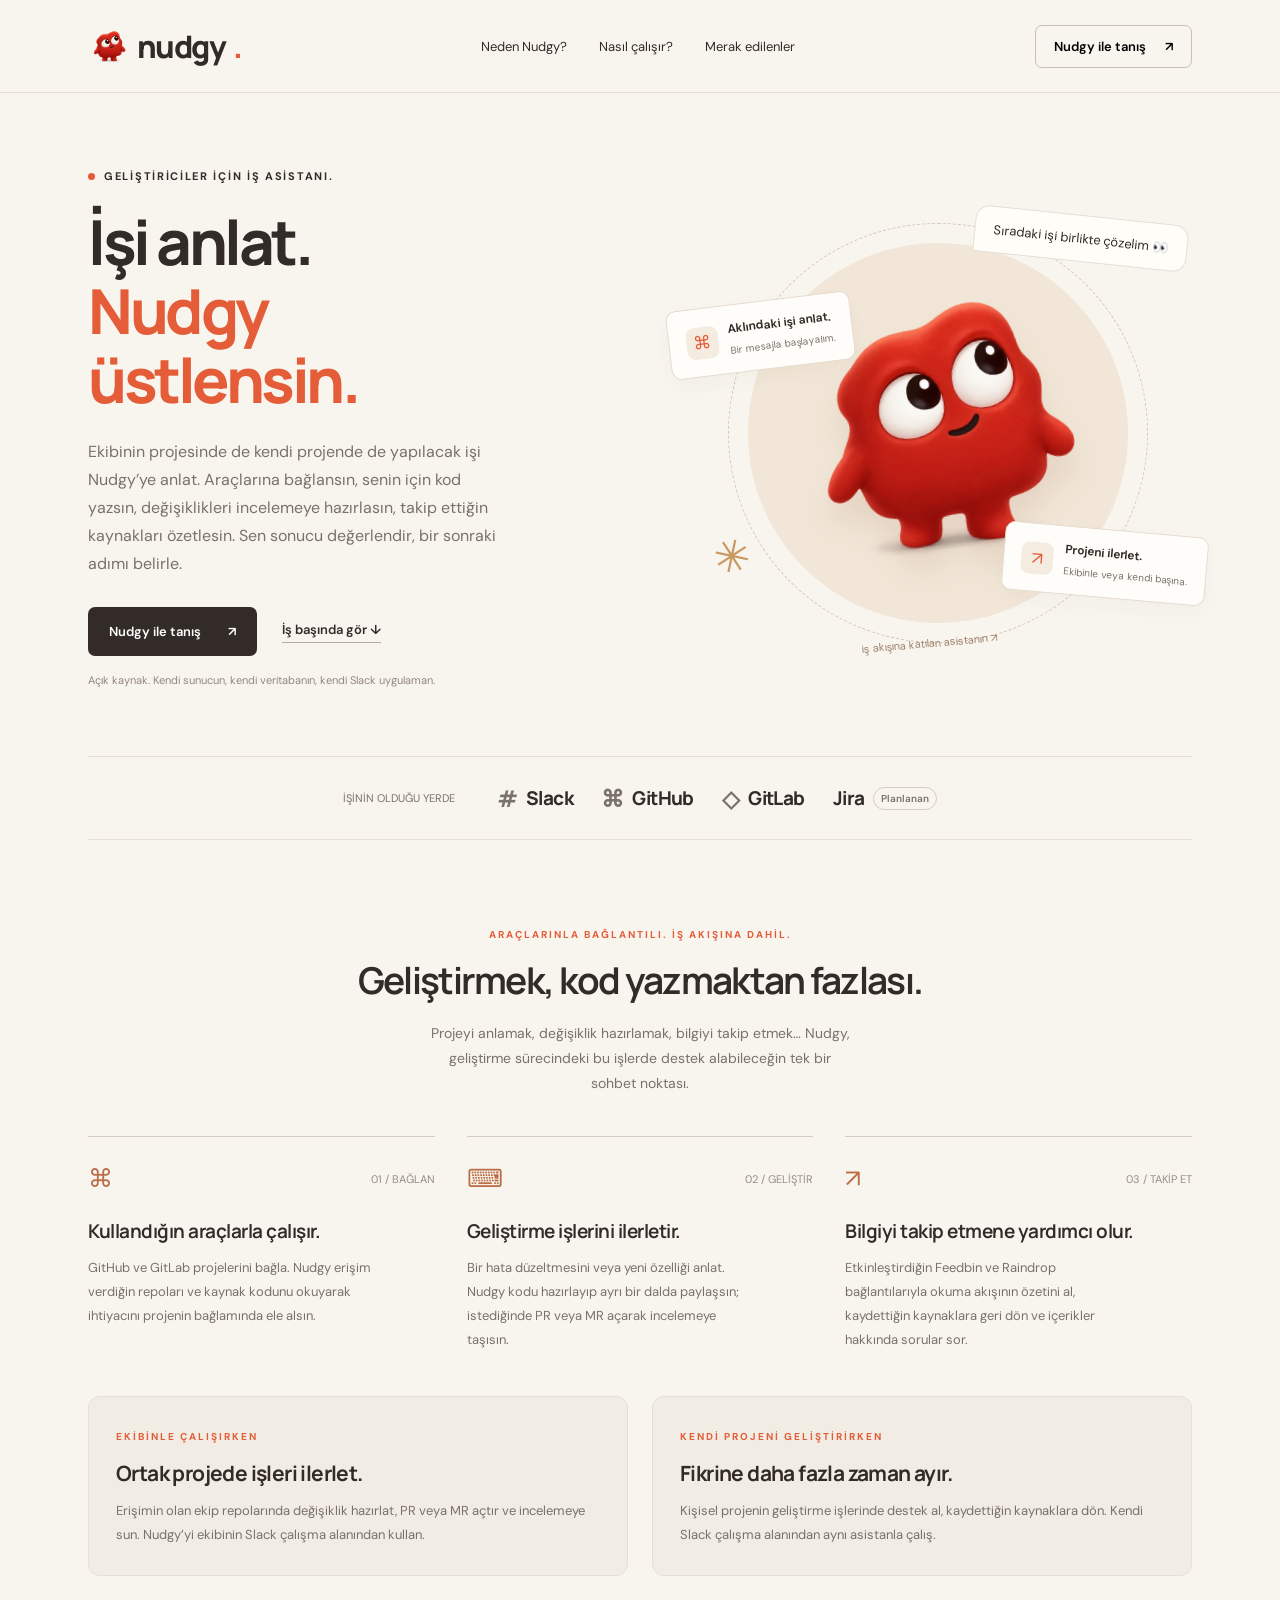
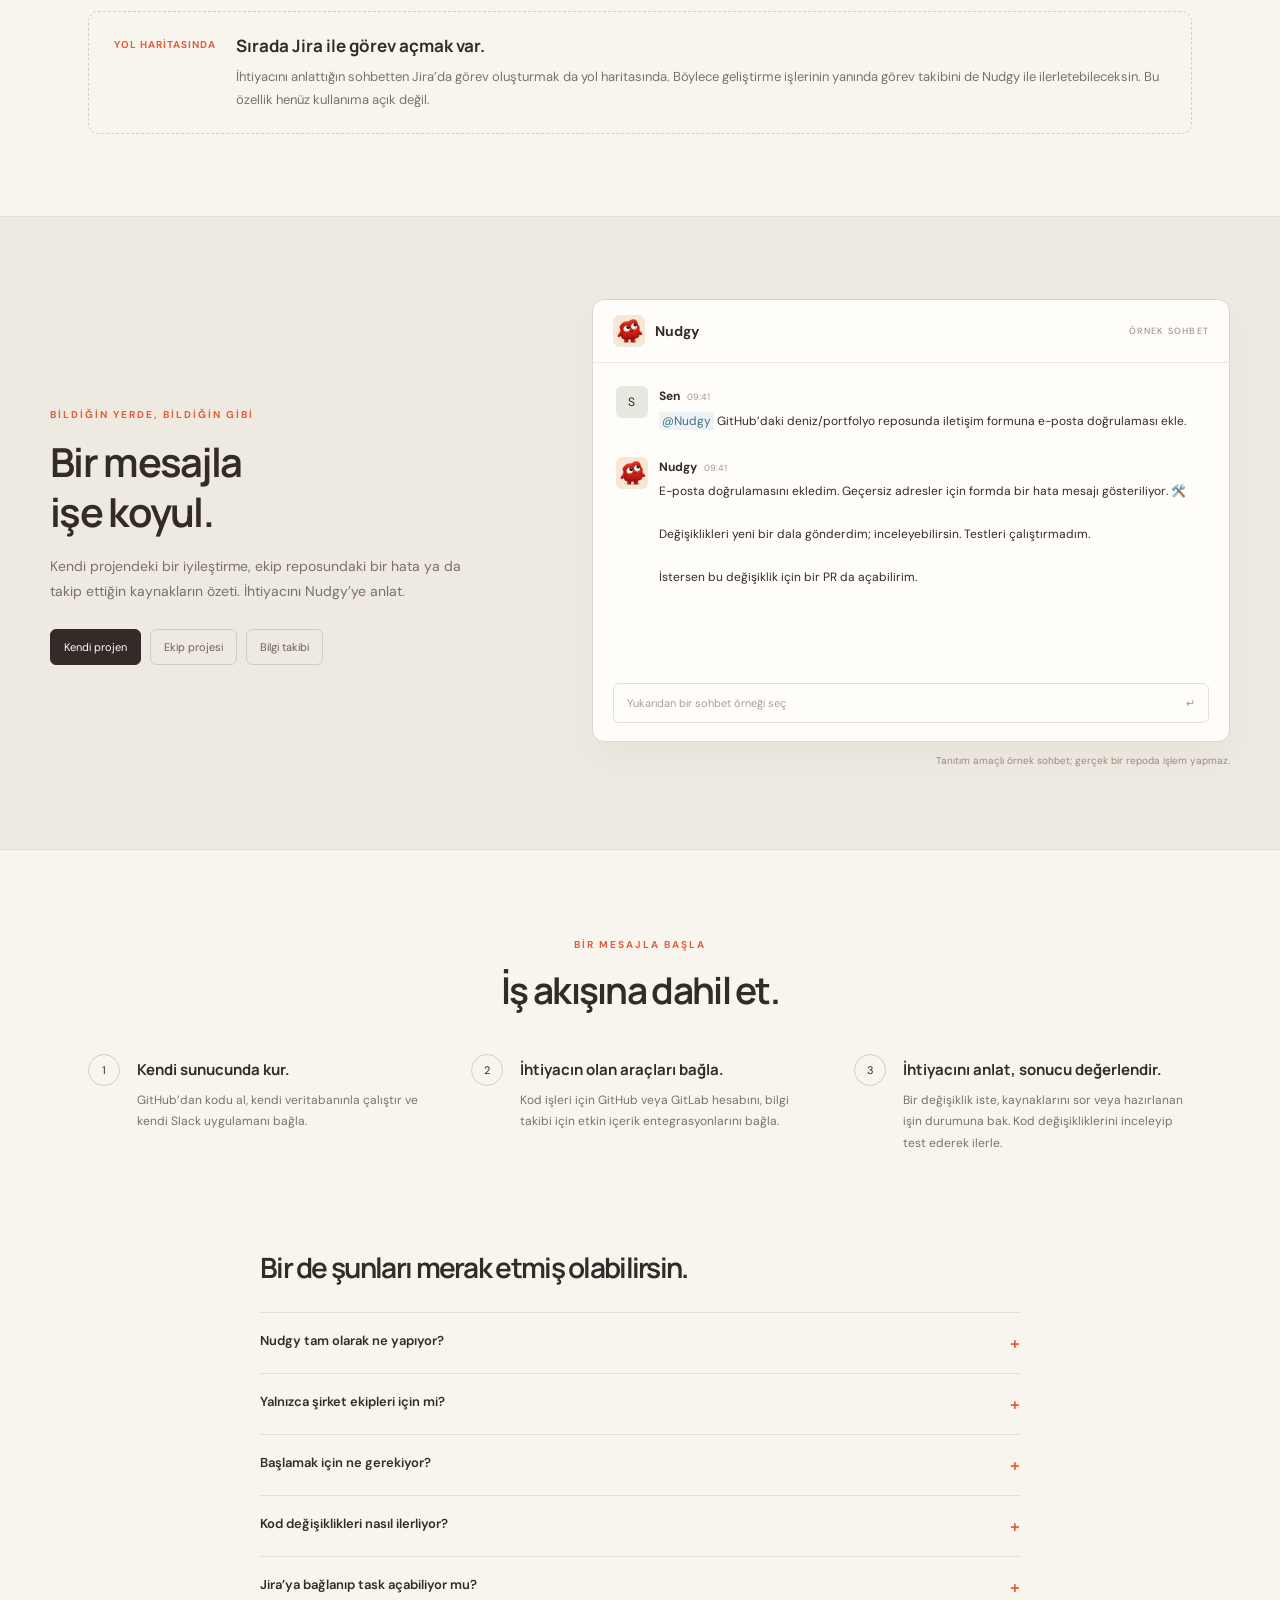
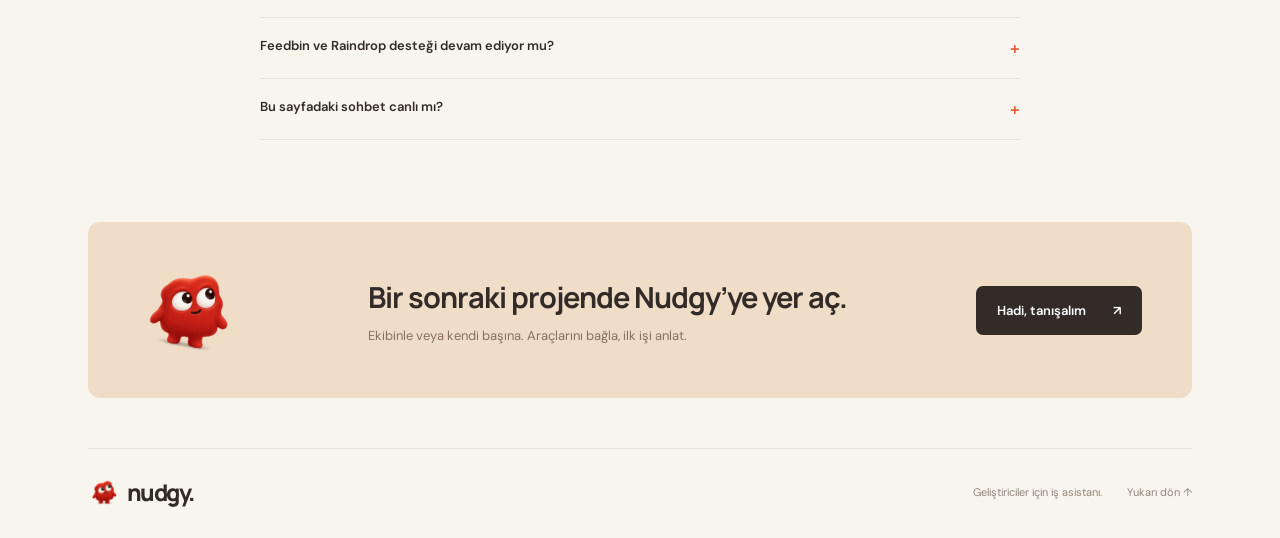
<file: railway/nudgy-tanitim/public/index.html>
<!doctype html>
<html lang="tr">
<head>
<meta charset="UTF-8"><meta name="viewport" content="width=device-width, initial-scale=1">
<meta name="theme-color" content="#f8f5ef"><meta name="description" content="İşi anlat. Nudgy üstlensin. Ekip ve kişisel projelerin için araçlarına bağlanan, kod yazan, değişiklik hazırlayan ve kaynaklarını özetleyen geliştirici asistanı."><title>Nudgy — İşi anlat. Nudgy üstlensin.</title>
<link rel="icon" href="nudgy.webp" type="image/webp">
<style>
@import url('https://fonts.googleapis.com/css2?family=DM+Sans:wght@400;450;500;550;600;650;700&family=Manrope:wght@400;500;600;650;700;750;800&display=swap');
:root{--paper:#f8f5ef;--ink:#332b28;--muted:#7b716a;--orange:#e45c38;--line:#e5dfd6;--peach:#f4e5d5}*{box-sizing:border-box}html{scroll-behavior:smooth;scroll-padding-top:90px}body{margin:0;color:var(--ink);background:var(--paper);font-family:'DM Sans',sans-serif;font-size:16px}a{color:inherit;text-decoration:none}button{font:inherit;cursor:pointer}button,a{-webkit-tap-highlight-color:transparent}a:focus-visible,button:focus-visible,summary:focus-visible{outline:3px solid var(--orange);outline-offset:5px}.wrap{max-width:1180px;margin:auto;padding:0 38px}header{border-bottom:1px solid var(--line)}nav{height:92px;display:flex;align-items:center;justify-content:space-between}.logo{font-family:Manrope,sans-serif;font-weight:800;font-size:31px;letter-spacing:-1.6px;display:flex;align-items:center;gap:8px}.logo img{width:41px;height:41px;object-fit:contain}.nav-links{display:flex;gap:32px;font-size:13px}.nav-action{border:1px solid #c9bfb4;border-radius:7px;padding:12px 18px;font-weight:600;font-size:13px}.nav-action span{margin-left:16px}.hero{display:grid;grid-template-columns:1.12fr 1fr;gap:25px;padding-top:76px;padding-bottom:69px;align-items:center}.eyebrow{font-size:11px;font-weight:700;letter-spacing:1.7px;text-transform:uppercase;display:flex;align-items:center;gap:9px}.eyebrow i{width:7px;height:7px;border-radius:100%;background:var(--orange)}h1,h2,h3{font-family:Manrope,sans-serif}h1{font-size:62px;letter-spacing:-3.5px;line-height:1.11;margin:25px 0 24px;font-weight:750}h1 em{font-style:normal;color:var(--orange)}.hero-copy>p{max-width:410px;color:var(--muted);line-height:1.75;font-size:16px}.actions{display:flex;align-items:center;gap:25px;margin-top:29px}.primary{display:inline-flex;align-items:center;gap:27px;background:var(--ink);color:white;border:0;border-radius:7px;padding:16px 21px;font-size:13px;font-weight:600}.text-link{font-size:13px;font-weight:600;border-bottom:1px solid #b7aaa0;padding-bottom:4px}.hero-note{display:block;margin-top:17px;font-size:11px;color:#93877c}.hero-art{position:relative;height:445px;display:flex;justify-content:center;align-items:center}.orb{position:absolute;width:380px;height:380px;border-radius:50%;background:#f1e6d7;top:37px;left:50%;transform:translateX(-50%)}.orb:after{content:'';position:absolute;inset:-20px;border:1px dashed #d7c6b4;border-radius:50%}.mascot{width:325px;position:relative;z-index:2;transform:rotate(-7deg);filter:drop-shadow(0 22px 15px #8f543921)}.hello{position:absolute;right:4px;top:9px;background:#fffdf8;border:1px solid var(--line);padding:14px 18px;border-radius:14px 14px 14px 2px;transform:rotate(6deg);font-size:13px;z-index:4}.float-card{position:absolute;background:#fffdf9;z-index:3;border:1px solid #e6dcd0;box-shadow:0 8px 20px #48351d08;border-radius:10px;padding:15px 17px;display:flex;gap:11px;align-items:center;font-size:12px}.float-card strong{display:block;font-size:12px;font-weight:650;margin-bottom:5px}.float-card small{font-size:10px;color:var(--muted)}.float-card .symbol{width:32px;height:32px;display:grid;place-items:center;background:#f4ece1;border-radius:8px;color:var(--orange);font-size:18px}.saved{left:-15px;top:95px;transform:rotate(-7deg)}.digest{right:-15px;bottom:53px;transform:rotate(5deg)}.art-foot{position:absolute;bottom:1px;left:35%;color:#a1836d;font-size:11px;transform:rotate(-5deg)}.star{position:absolute;left:30px;bottom:65px;font-size:45px;color:#c99961;transform:rotate(12deg)}.integrations{border-top:1px solid var(--line);border-bottom:1px solid var(--line);padding:25px 0;display:flex;justify-content:center;align-items:center;gap:45px}.integrations>span{font-size:11px;color:var(--muted);margin-right:14px}.integration{font-family:Manrope,sans-serif;font-weight:750;font-size:19px;letter-spacing:-.6px;display:flex;align-items:center;gap:9px}.integration b{font-size:23px;font-weight:700;color:#7b7269}.section{padding:82px 0}.section-label{font-size:10px;text-transform:uppercase;letter-spacing:2px;color:var(--orange);font-weight:700}.section h2{font-size:37px;letter-spacing:-1.7px;line-height:1.25;margin:14px 0 17px;font-weight:650}.section-intro{font-size:14px;line-height:1.8;color:var(--muted);max-width:430px}.center{text-align:center}.center .section-intro{margin:0 auto}.features{display:grid;grid-template-columns:repeat(3,1fr);margin-top:40px;gap:32px}.feature{border-top:1px solid #d7ccc0;padding-top:25px}.feature-top{display:flex;justify-content:space-between;align-items:center}.feature-number{font-size:11px;color:#998d81}.feature-icon{font-size:25px;color:#bb6d46}.feature h3{font-size:19px;letter-spacing:-.5px;margin:23px 0 12px;font-weight:650}.feature p{font-size:13px;line-height:1.85;color:var(--muted);margin:0;max-width:290px}.demo-section{background:#eee9e1;border-top:1px solid var(--line);border-bottom:1px solid var(--line)}.demo-layout{display:grid;grid-template-columns:.85fr 1.15fr;gap:70px;align-items:center}.demo-copy h2{font-size:40px}.demo-tabs{display:flex;gap:9px;flex-wrap:wrap;margin-top:25px}.demo-tabs button{border:1px solid #d5ccc0;border-radius:6px;padding:10px 13px;background:transparent;font-size:11px;color:#6d6259}.demo-tabs button[aria-pressed=true]{background:var(--ink);color:#fff;border-color:var(--ink)}.chat{background:#fffdfa;border:1px solid #dfd6cb;border-radius:12px;box-shadow:0 16px 35px #48351d08;overflow:hidden}.chat-head{display:flex;align-items:center;gap:10px;padding:15px 20px;border-bottom:1px solid #eee8df;font-size:14px;font-weight:700}.chat-head img{height:32px;width:32px;background:#f6e7d7;border-radius:7px}.chat-head small{margin-left:auto;font-size:9px;letter-spacing:1.2px;color:#a09589;font-weight:500}.chat-body{padding:23px;min-height:292px}.message{display:flex;gap:11px;margin-bottom:24px;font-size:12px;line-height:1.8}.avatar{flex:0 0 32px;width:32px;height:32px;border-radius:6px;background:#e7e9e0;display:grid;place-items:center;font-size:12px}.avatar img{width:32px;height:32px}.message strong{font-size:12px;margin-right:7px}.message time{font-size:9px;color:#a2978c}.message p{margin:3px 0 0}.mention{color:#43718d;background:#edf2f4;padding:1px 3px}.reply-body{white-space:pre-line}.message .bot{background:#f6e7d7}.chat-input{margin:0 20px 18px;border:1px solid #e6dfd5;border-radius:6px;padding:12px 13px;display:flex;justify-content:space-between;font-size:11px;color:#aaa096}.chat-caption{font-size:10px;color:#9a8b7c;text-align:right;margin:12px 0 0}.steps{display:grid;grid-template-columns:repeat(3,1fr);gap:45px;margin-top:40px}.step{display:grid;grid-template-columns:35px 1fr;gap:14px}.step>span{height:32px;width:32px;display:grid;place-items:center;border:1px solid #d7cdc0;border-radius:50%;font-size:11px}.step h3{font-size:15px;margin:5px 0 10px}.step p{font-size:12px;color:var(--muted);line-height:1.8;margin:0}.faq{max-width:760px;margin:0 auto;padding-top:0}.faq h2{font-size:28px;margin-bottom:27px}.faq details{border-top:1px solid var(--line);padding:19px 0}.faq details:last-child{border-bottom:1px solid var(--line)}.faq summary{cursor:pointer;font-size:13px;font-weight:600;list-style:none;display:flex;justify-content:space-between;gap:18px}.faq summary:after{content:'+';color:var(--orange);font-size:17px}.faq details[open] summary:after{content:'−'}.faq details p{font-size:13px;line-height:1.8;color:var(--muted);max-width:640px}.closing{display:flex;align-items:center;justify-content:space-between;padding:38px 50px;background:#efddc8;border-radius:12px;margin-bottom:50px;gap:25px}.closing h2{font-size:29px;letter-spacing:-1px;margin:0 0 10px}.closing p{font-size:13px;color:#89715d;margin:0}.closing .primary{white-space:nowrap}.closing img{width:100px;height:100px;transform:rotate(10deg)}footer{display:flex;justify-content:space-between;align-items:center;border-top:1px solid var(--line);padding:27px 0 30px;font-size:11px;color:#928579}footer .logo{font-size:23px;color:var(--ink)}footer .logo img{height:31px;width:31px}.footer-right{display:flex;gap:25px}dialog{width:min(480px,calc(100% - 32px));background:var(--paper);border:1px solid var(--line);border-radius:15px;padding:32px;color:var(--ink);box-shadow:0 20px 90px #332b2830}dialog::backdrop{background:#332b2866;backdrop-filter:blur(4px)}dialog h2{font-size:25px;letter-spacing:-1px;margin-top:12px}dialog p,dialog li{font-size:13px;line-height:1.9;color:var(--muted)}dialog ol{padding-left:20px}dialog .close{float:right;border:0;background:none;font-size:23px;padding:0 4px}dialog .primary{margin-top:12px}.dialog-mascot{width:70px;height:70px}@media(max-width:1000px){h1{font-size:50px}.hero-art{transform:scale(.88)}.demo-layout{gap:35px}.wrap{padding:0 28px}.closing img{display:none}}@media(max-width:720px){.wrap{padding:0 22px}nav{height:75px}.nav-links{display:none}.logo{font-size:27px}.nav-action{font-size:11px;padding:10px 13px}.hero{grid-template-columns:1fr;padding-top:43px;padding-bottom:30px;gap:15px}h1{font-size:49px;letter-spacing:-2.8px}.hero-copy>p{font-size:15px}.hero-art{height:370px;transform:scale(.9);margin:0 -10px}.orb{height:320px;width:320px;top:25px}.mascot{width:285px}.saved{left:0;top:65px}.digest{right:0;bottom:40px}.hello{right:15px;top:0}.art-foot{bottom:0}.integrations{gap:20px;flex-wrap:wrap;padding:23px 0}.integrations>span{flex-basis:100%;text-align:center;margin:0}.integration{font-size:16px}.section{padding:55px 0}.section h2{font-size:30px}.features{grid-template-columns:1fr;gap:28px}.feature p{max-width:none}.feature h3{margin-top:13px}.demo-layout{grid-template-columns:1fr;gap:30px}.chat-body{padding:19px;min-height:290px}.steps{grid-template-columns:1fr;gap:26px}.faq{padding-top:0}.closing{flex-direction:column;align-items:flex-start;padding:28px;margin-bottom:32px}.closing h2{font-size:26px}.closing p{line-height:1.7}footer{align-items:flex-start;gap:25px}.footer-right{flex-direction:column;gap:12px;text-align:right}.hero-note{font-size:10px}.actions{gap:20px}.primary{padding:15px 17px}}@media(prefers-reduced-motion:reduce){html{scroll-behavior:auto}}
.integration small{font-family:"DM Sans",sans-serif;font-size:10px;letter-spacing:0;font-weight:600;border:1px solid #d7ccc0;border-radius:20px;padding:4px 7px;color:var(--muted)}.integrations{gap:28px;flex-wrap:wrap}.roadmap{margin-top:35px;padding:22px 25px;border:1px dashed #d7ccc0;border-radius:10px;display:flex;gap:20px;align-items:flex-start}.roadmap>span{flex-shrink:0;font-size:10px;letter-spacing:1px;color:var(--orange);font-weight:700;padding-top:4px}.roadmap h3{font-size:17px;margin:0 0 8px}.roadmap p{font-size:13px;line-height:1.8;color:var(--muted);margin:0}.chat-body{min-height:320px}@media(max-width:720px){.roadmap{flex-direction:column;gap:12px}.integrations{gap:18px}.hero-art{margin:0}.float-card{padding:12px}.hero-art .hello{font-size:12px}}
.audiences{display:grid;grid-template-columns:1fr 1fr;gap:24px;margin-top:44px}.audiences article{background:#f1ece4;border:1px solid var(--line);border-radius:12px;padding:27px}.audiences h3{font-size:21px;letter-spacing:-.6px;margin:14px 0 12px}.audiences p{font-size:13px;line-height:1.85;color:var(--muted);margin:0}@media(max-width:720px){.audiences{grid-template-columns:1fr}.hero h1{font-size:clamp(35px,8.8vw,49px);letter-spacing:-2px}.hero-art .orb{max-width:100%}}
</style>
</head>
<body id="top">
<header><nav class="wrap" aria-label="Ana menü"><a class="logo" href="#top"><img src="nudgy.webp" alt="">nudgy<span style="color:var(--orange)">.</span></a><div class="nav-links"><a href="#ozellikler">Neden Nudgy?</a><a href="#nasil-calisir">Nasıl çalışır?</a><a href="#sorular">Merak edilenler</a></div><button class="nav-action" style="background:transparent" data-start>Nudgy ile tanış <span>↗</span></button></nav></header>
<main>
<div class="wrap">
<section class="hero">
<div class="hero-copy"><div class="eyebrow"><i></i> GELİŞTİRİCİLER İÇİN İŞ ASİSTANI.</div><h1>İşi anlat.<br><em>Nudgy</em><br><em>üstlensin.</em></h1><p>Ekibinin projesinde de kendi projende de yapılacak işi Nudgy’ye anlat. Araçlarına bağlansın, senin için kod yazsın, değişiklikleri incelemeye hazırlasın, takip ettiğin kaynakları özetlesin. Sen sonucu değerlendir, bir sonraki adımı belirle.</p><div class="actions"><button class="primary" data-start>Nudgy ile tanış <span>↗</span></button><a class="text-link" href="#demo">İş başında gör ↓</a></div><small class="hero-note">Açık kaynak. Kendi sunucun, kendi veritabanın, kendi Slack uygulaman.</small></div>
<div class="hero-art" aria-label="Nudgy, geliştiricinin güler yüzlü asistanı"><div class="orb"></div><span class="hello">Sıradaki işi birlikte çözelim 👀</span><div class="float-card saved"><span class="symbol">⌘</span><div><strong>Aklındaki işi anlat.</strong><small>Bir mesajla başlayalım.</small></div></div><img class="mascot" src="nudgy.webp" alt="Meraklı gözlerle yukarı bakan kırmızı Nudgy maskotu" fetchpriority="high"><div class="float-card digest"><span class="symbol">↗</span><div><strong>Projeni ilerlet.</strong><small>Ekibinle veya kendi başına.</small></div></div><span class="star" aria-hidden="true">✳</span><span class="art-foot">iş akışına katılan asistanın ↗</span></div>
</section>
<div class="integrations"><span>İŞİNİN OLDUĞU YERDE</span><div class="integration"><b aria-hidden="true">#</b> Slack</div><div class="integration"><b aria-hidden="true">⌘</b> GitHub</div><div class="integration"><b aria-hidden="true">◇</b> GitLab</div><div class="integration">Jira <small>Planlanan</small></div></div>
<section class="section" id="ozellikler"><div class="center"><span class="section-label">ARAÇLARINLA BAĞLANTILI. İŞ AKIŞINA DAHİL.</span><h2>Geliştirmek, kod yazmaktan fazlası.</h2><p class="section-intro">Projeyi anlamak, değişiklik hazırlamak, bilgiyi takip etmek… Nudgy, geliştirme sürecindeki bu işlerde destek alabileceğin tek bir sohbet noktası.</p></div>
<div class="features"><article class="feature"><div class="feature-top"><span class="feature-icon" aria-hidden="true">⌘</span><span class="feature-number">01 / BAĞLAN</span></div><h3>Kullandığın araçlarla çalışır.</h3><p>GitHub ve GitLab projelerini bağla. Nudgy erişim verdiğin repoları ve kaynak kodunu okuyarak ihtiyacını projenin bağlamında ele alsın.</p></article><article class="feature"><div class="feature-top"><span class="feature-icon" aria-hidden="true">⌨</span><span class="feature-number">02 / GELİŞTİR</span></div><h3>Geliştirme işlerini ilerletir.</h3><p>Bir hata düzeltmesini veya yeni özelliği anlat. Nudgy kodu hazırlayıp ayrı bir dalda paylaşsın; istediğinde PR veya MR açarak incelemeye taşısın.</p></article><article class="feature"><div class="feature-top"><span class="feature-icon" aria-hidden="true">↗</span><span class="feature-number">03 / TAKİP ET</span></div><h3>Bilgiyi takip etmene yardımcı olur.</h3><p>Etkinleştirdiğin Feedbin ve Raindrop bağlantılarıyla okuma akışının özetini al, kaydettiğin kaynaklara geri dön ve içerikler hakkında sorular sor.</p></article></div>
<div class="audiences" aria-label="Kimler için"><article><span class="section-label">EKİBİNLE ÇALIŞIRKEN</span><h3>Ortak projede işleri ilerlet.</h3><p>Erişimin olan ekip repolarında değişiklik hazırlat, PR veya MR açtır ve incelemeye sun. Nudgy’yi ekibinin Slack çalışma alanından kullan.</p></article><article><span class="section-label">KENDİ PROJENİ GELİŞTİRİRKEN</span><h3>Fikrine daha fazla zaman ayır.</h3><p>Kişisel projenin geliştirme işlerinde destek al, kaydettiğin kaynaklara dön. Kendi Slack çalışma alanından aynı asistanla çalış.</p></article></div>
<aside class="roadmap" aria-label="Planlanan özellik"><span>YOL HARİTASINDA</span><div><h3>Sırada Jira ile görev açmak var.</h3><p>İhtiyacını anlattığın sohbetten Jira’da görev oluşturmak da yol haritasında. Böylece geliştirme işlerinin yanında görev takibini de Nudgy ile ilerletebileceksin. Bu özellik henüz kullanıma açık değil.</p></div></aside>
</section></div>
<section class="demo-section" id="demo"><div class="wrap section demo-layout"><div class="demo-copy"><span class="section-label">BİLDİĞİN YERDE, BİLDİĞİN GİBİ</span><h2>Bir mesajla<br>işe koyul.</h2><p class="section-intro">Kendi projendeki bir iyileştirme, ekip reposundaki bir hata ya da takip ettiğin kaynakların özeti. İhtiyacını Nudgy’ye anlat.</p><div class="demo-tabs" role="group" aria-label="Örnek sohbet seç"><button aria-pressed="true" data-demo="code">Kendi projen</button><button aria-pressed="false" data-demo="gitlab">Ekip projesi</button><button aria-pressed="false" data-demo="rss">Bilgi takibi</button></div></div><div><div class="chat"><div class="chat-head"><img src="nudgy.webp" alt="">Nudgy <small>ÖRNEK SOHBET</small></div><div class="chat-body" aria-live="polite"><div class="message"><span class="avatar">S</span><div><strong>Sen</strong><time>09:41</time><p><span class="mention">@Nudgy</span> <span id="prompt">GitHub’daki deniz/portfolyo reposunda iletişim formuna e-posta doğrulaması ekle.</span></p></div></div><div class="message"><span class="avatar bot"><img src="nudgy.webp" alt=""></span><div><strong>Nudgy</strong><time>09:41</time><p class="reply-body" id="reply">E-posta doğrulamasını ekledim. Geçersiz adresler için formda bir hata mesajı gösteriliyor. 🛠️

Değişiklikleri yeni bir dala gönderdim; inceleyebilirsin. Testleri çalıştırmadım.

İstersen bu değişiklik için bir PR da açabilirim.</p></div></div></div><div class="chat-input"><span>Yukarıdan bir sohbet örneği seç</span><span aria-hidden="true">↵</span></div></div><p class="chat-caption">Tanıtım amaçlı örnek sohbet; gerçek bir repoda işlem yapmaz.</p></div></div></section>
<div class="wrap"><section class="section" id="nasil-calisir"><div class="center"><span class="section-label">BİR MESAJLA BAŞLA</span><h2>İş akışına dahil et.</h2></div><div class="steps"><article class="step"><span>1</span><div><h3>Kendi sunucunda kur.</h3><p>GitHub’dan kodu al, kendi veritabanınla çalıştır ve kendi Slack uygulamanı bağla.</p></div></article><article class="step"><span>2</span><div><h3>İhtiyacın olan araçları bağla.</h3><p>Kod işleri için GitHub veya GitLab hesabını, bilgi takibi için etkin içerik entegrasyonlarını bağla.</p></div></article><article class="step"><span>3</span><div><h3>İhtiyacını anlat, sonucu değerlendir.</h3><p>Bir değişiklik iste, kaynaklarını sor veya hazırlanan işin durumuna bak. Kod değişikliklerini inceleyip test ederek ilerle.</p></div></article></div></section>
<section class="section faq" id="sorular"><h2>Bir de şunları merak etmiş olabilirsin.</h2><details><summary>Nudgy tam olarak ne yapıyor?</summary><p>Nudgy, geliştiricilerin araçlarıyla çalışıp işlerini sohbetten ilerletmesine yardımcı olan bir asistan. GitHub ve GitLab üzerinde kod değişiklikleri hazırlayabilir, PR/MR açabilir; etkin içerik entegrasyonlarıyla kaynaklarını özetleyip sorularını yanıtlayabilir.</p></details><details><summary>Yalnızca şirket ekipleri için mi?</summary><p>Hayır. Nudgy’yi şirketindeki ekip projelerinde de bireysel olarak geliştirdiğin projelerde de kullanabilirsin. Her iki durumda da Nudgy kurulu bir Slack çalışma alanı ve kullanacağın araçların bağlantıları gerekir.</p></details><details><summary>Başlamak için ne gerekiyor?</summary><p>Nudgy açık kaynak olarak kendi sunucunda ve kendi veritabanında çalışır. Ortak bir Nudgy sunucusuna kayıt olunmaz. Kendi Slack uygulamanı oluşturup kurulumu tamamlaman ve ilgili kod entegrasyonunu etkinleştirmen gerekir. Slack’teki özel bağlantıyla GitHub veya GitLab hesabını bağlayıp erişilecek repoları seçebilirsin. Kullanılabilir entegrasyonlar çalışma alanının yapılandırmasına bağlıdır.</p></details><details><summary>Kod değişiklikleri nasıl ilerliyor?</summary><p>Nudgy hazırladığı kodu yeni bir dala gönderir; değişiklikleri inceleyip testleri sen çalıştırırsın. Otomatik test çalıştırmaz. PR/MR açmasını ayrıca isteyebilirsin; birleştirme için de açık bir talimat vermen gerekir.</p></details><details><summary>Jira’ya bağlanıp task açabiliyor mu?</summary><p>Henüz değil. Jira bağlantısı ve sohbetten görev oluşturma yol haritasında. Amaç, kod yazmanın yanında geliştiricinin iş takibini de kolaylaştırmak.</p></details><details><summary>Feedbin ve Raindrop desteği devam ediyor mu?</summary><p>Evet. Çalışma alanında etkinleştirildiyse RSS özetleri ve kaydettiğin bağlantılar için de Nudgy’den yardım alabilirsin. Bunlar asistanının günlük işlerine eşlik eden ek yetenekleri.</p></details><details><summary>Bu sayfadaki sohbet canlı mı?</summary><p>Yukarıdaki üç seçenek, Nudgy’nin kullanımını anlatan etkileşimli örnekler. Gerçek projen üzerinde çalışmak için Slack’te Nudgy’yi kullanman ve ilgili hesabını bağlaman gerekiyor.</p></details></section>
<section class="closing"><img src="nudgy.webp" alt="" loading="lazy"><div><h2>Bir sonraki projende Nudgy’ye yer aç.</h2><p>Ekibinle veya kendi başına. Araçlarını bağla, ilk işi anlat.</p></div><button class="primary" data-start>Hadi, tanışalım <span>↗</span></button></section><footer><a href="#top" class="logo"><img src="nudgy.webp" alt="">nudgy.</a><span class="footer-right"><span>Geliştiriciler için iş asistanı.</span><a href="#top">Yukarı dön ↑</a></span></footer></div>
</main>
<dialog id="start-dialog" aria-labelledby="start-title"><button class="close" aria-label="Pencereyi kapat">×</button><img class="dialog-mascot" src="nudgy.webp" alt=""><h2 id="start-title">Nudgy’yi kendi sunucunda kur.</h2><p>Nudgy açık kaynak bir projedir. Sunucu, veritabanı ve Slack uygulaması sana aittir.</p><ol><li>GitHub’dan kaynak kodunu al.</li><li>Kendi sunucunu ve PostgreSQL veritabanını yapılandır.</li><li>Kendi Slack uygulamanı oluşturup yalnızca kendi workspace’ine bağla.</li></ol><a class="primary" href="https://github.com/BanuKarakaya/Nudgy/blob/main/docs/self-hosting.md" rel="noreferrer">Kurulum rehberini aç <span>↗</span></a></dialog>
<script>
const samples={"code": {"q": "GitHub’daki deniz/portfolyo reposunda iletişim formuna e-posta doğrulaması ekle.", "a": "E-posta doğrulamasını ekledim. Geçersiz adresler için formda bir hata mesajı gösteriliyor. 🛠️\n\nDeğişiklikleri yeni bir dala gönderdim; inceleyebilirsin. Testleri çalıştırmadım.\n\nİstersen bu değişiklik için bir PR da açabilirim."}, "gitlab": {"q": "GitLab’daki ekip/api projesinde boş arama sorgusunun hata vermesini düzelt.", "a": "Boş arama sorgusunun işlendiği kodu düzenledim. Artık bu durumda açıklayıcı bir yanıt dönüyor. 🛠️\n\nDeğişiklikler yeni bir dalda hazır. Testleri çalıştırmadım; dalı alıp kontrol edebilirsin.\n\nHazır olduğunda bu değişiklik için MR açmamı isteyebilirsin."}, "rss": {"q": "Takip ettiğim RSS kaynaklarındaki yazıları özetler misin?", "a": "Akışında API tasarımı, geliştirici araçları ve ekip içi dokümantasyon üzerine yazılar var. 📚\n\nKısa özetlerini hazırladım. Hangisini daha ayrıntılı ele alalım?"}};
document.querySelectorAll('[data-demo]').forEach(b=>b.addEventListener('click',()=>{document.querySelectorAll('[data-demo]').forEach(x=>x.setAttribute('aria-pressed',String(x===b)));document.getElementById('prompt').textContent=samples[b.dataset.demo].q;document.getElementById('reply').textContent=samples[b.dataset.demo].a}));
const dialog=document.getElementById('start-dialog');document.querySelectorAll('[data-start]').forEach(b=>b.addEventListener('click',()=>dialog.showModal()));dialog.querySelector('.close').addEventListener('click',()=>dialog.close());dialog.addEventListener('click',e=>{if(e.target===dialog){const r=dialog.getBoundingClientRect();if(e.clientX<r.left||e.clientX>r.right||e.clientY<r.top||e.clientY>r.bottom)dialog.close()}});
</script>
</body>
</html>
</file>
